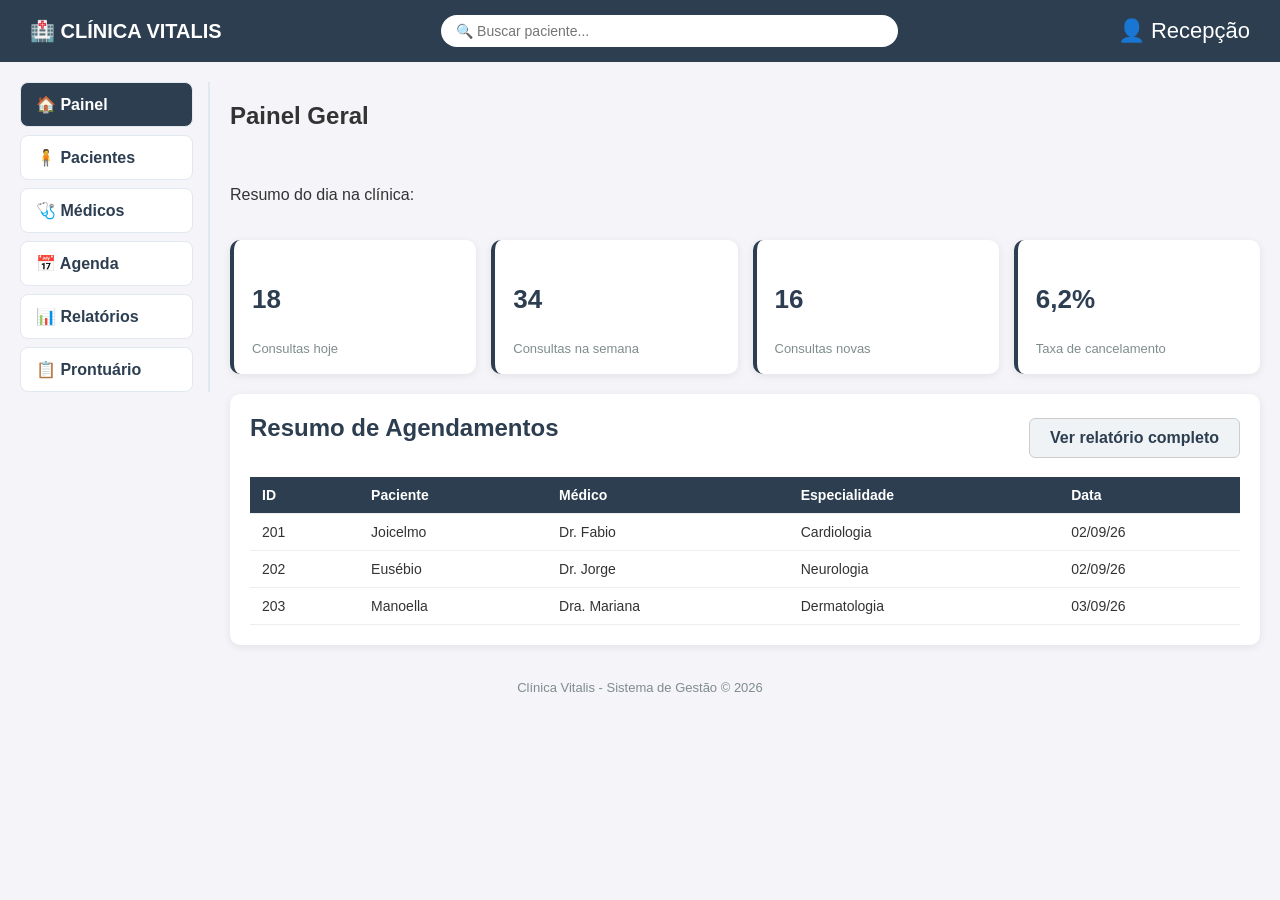
<file: sitema_De_Clinica_Medica/index.html>
<!DOCTYPE html>
<html lang="pt-BR">
<head>
    <meta charset="UTF-8">
    <meta name="viewport" content="width=device-width, initial-scale=1.0">
    <title>Clínica Vitalis - Painel</title>
    <link rel="stylesheet" href="style.css">
</head>
<body>

    <!-- CABEÇALHO DA PÁGINA -->
    <header class="cabecalho-principal">
        <div class="logo">🏥 CLÍNICA VITALIS</div>
        <input type="text" id="barra-busca" class="barra-busca" placeholder="🔍 Buscar paciente...">
        <div class="icone-usuario">👤 Recepção</div>
    </header>

    <!-- CONTEINER PRINCIPAL -->
    <div class="container-layout">

        <!-- MENU LATERAL -->
        <nav class="menu-lateral">
            <ul class="lista-menu">
                <li><a href="index.html" class="ativo">🏠 Painel</a></li>
                <li><a href="cadastro_Paciente.html">🧍 Pacientes</a></li>
                <li><a href="cadastro_Medico.html">🩺 Médicos</a></li>
                <li><a href="agenda.html">📅 Agenda</a></li>
                <li><a href="relatorios.html">📊 Relatórios</a></li>
                <li><a href="prontuario.html">📋 Prontuário</a></li>
            </ul>
        </nav>

        <!-- CONTEÚDO CENTRAL -->
        <main class="conteudo-principal">

            <h2>Painel Geral</h2>
            <p>Resumo do dia na clínica:</p>

            <!-- CARDS DE INDICADORES -->
            <section class="container-indicadores">
                <article class="card-indicador">
                    <p class="valor">18</p>
                    <p class="legenda">Consultas hoje</p>
                </article>

                <article class="card-indicador">
                    <p class="valor">34</p>
                    <p class="legenda">Consultas na semana</p>
                </article>

                <article class="card-indicador">
                    <p class="valor">16</p>
                    <p class="legenda">Consultas novas</p>
                </article>

                <article class="card-indicador">
                    <p class="valor">6,2%</p>
                    <p class="legenda">Taxa de cancelamento</p>
                </article>
            </section>

            <!-- RESUMO DE AGENDAMENTOS -->
            <section class="card-bloco">
                <div class="cabecalho-bloco">
                    <h2>Resumo de Agendamentos</h2>
                    <a href="relatorios.html" class="btn-cancelar" style="text-decoration:none;">Ver relatório completo</a>
                </div>

                <table class="tabela-padrao">
                    <thead>
                        <tr>
                            <th>ID</th>
                            <th>Paciente</th>
                            <th>Médico</th>
                            <th>Especialidade</th>
                            <th>Data</th>
                        </tr>
                    </thead>
                    <tbody>
                        <tr>
                            <td>201</td>
                            <td>Joicelmo</td>
                            <td>Dr. Fabio</td>
                            <td>Cardiologia</td>
                            <td>02/09/26</td>
                        </tr>
                        <tr>
                            <td>202</td>
                            <td>Eusébio</td>
                            <td>Dr. Jorge</td>
                            <td>Neurologia</td>
                            <td>02/09/26</td>
                        </tr>
                        <tr>
                            <td>203</td>
                            <td>Manoella</td>
                            <td>Dra. Mariana</td>
                            <td>Dermatologia</td>
                            <td>03/09/26</td>
                        </tr>
                    </tbody>
                </table>
            </section>

        </main>

    </div>

    <!-- RODAPÉ -->
    <footer class="rodape">
        Clínica Vitalis - Sistema de Gestão © 2026
    </footer>

</body>
</html>
</file>
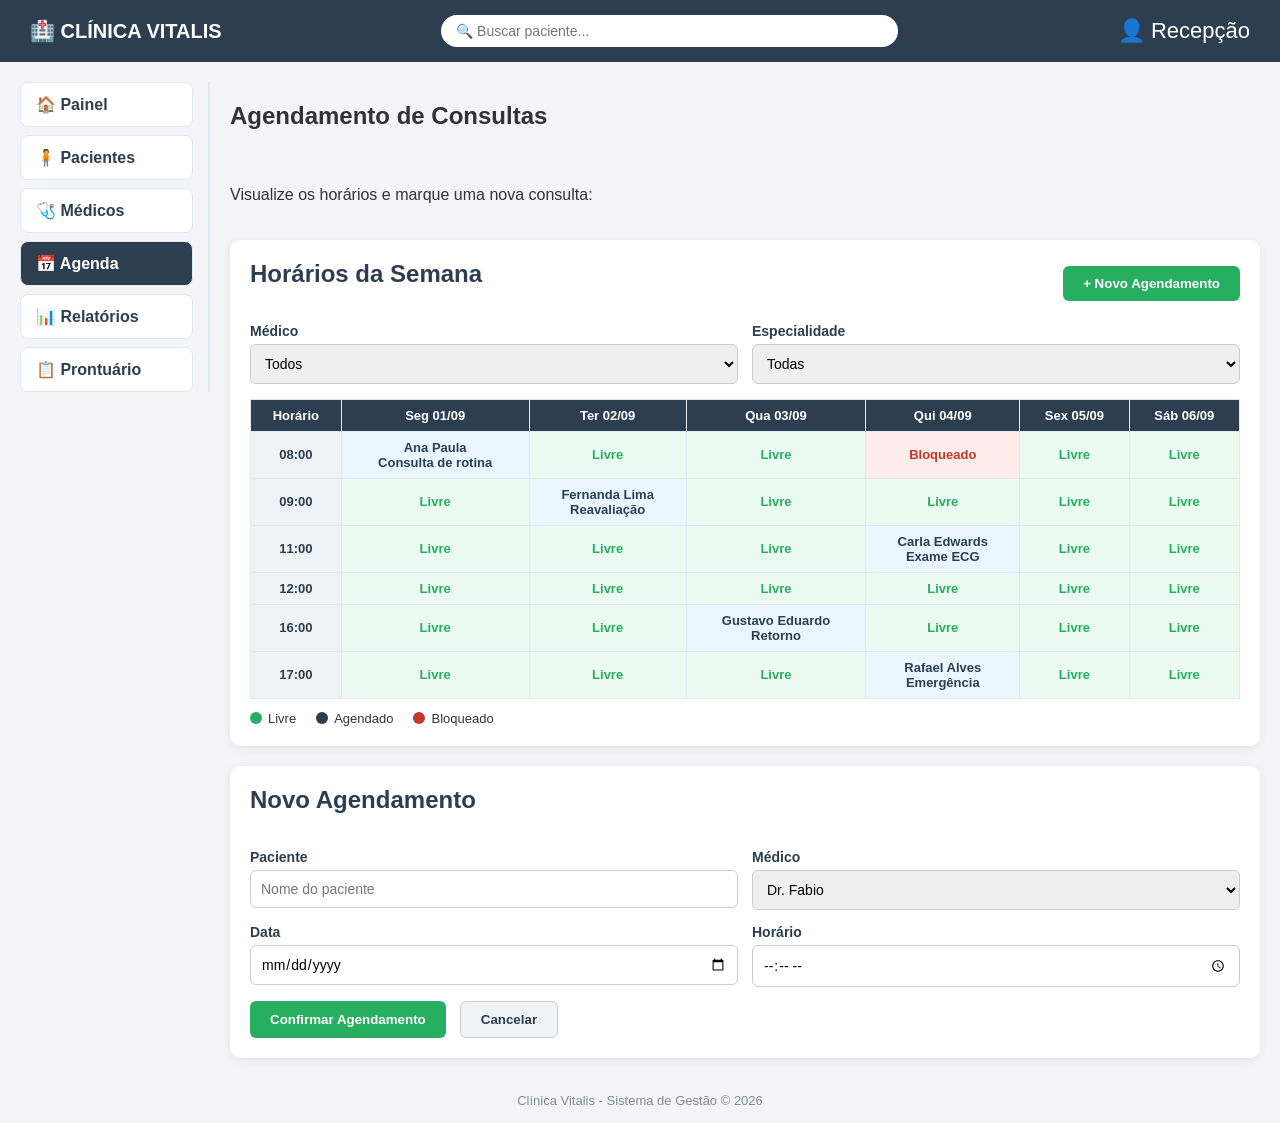
<file: sitema_De_Clinica_Medica/agenda.html>
<!DOCTYPE html>
<html lang="pt-BR">
<head>
    <meta charset="UTF-8">
    <meta name="viewport" content="width=device-width, initial-scale=1.0">
    <title>Clínica Vitalis - Agenda</title>
    <link rel="stylesheet" href="style.css">
</head>
<body>

    <!-- CABEÇALHO DA PÁGINA -->
    <header class="cabecalho-principal">
        <div class="logo">🏥 CLÍNICA VITALIS</div>
        <input type="text" id="barra-busca" class="barra-busca" placeholder="🔍 Buscar paciente...">
        <div class="icone-usuario">👤 Recepção</div>
    </header>

    <!-- CONTEINER PRINCIPAL -->
    <div class="container-layout">

        <!-- MENU LATERAL -->
        <nav class="menu-lateral">
            <ul class="lista-menu">
                <li><a href="index.html">🏠 Painel</a></li>
                <li><a href="cadastro_Paciente.html">🧍 Pacientes</a></li>
                <li><a href="cadastro_Medico.html">🩺 Médicos</a></li>
                <li><a href="agenda.html" class="ativo">📅 Agenda</a></li>
                <li><a href="relatorios.html">📊 Relatórios</a></li>
                <li><a href="prontuario.html">📋 Prontuário</a></li>
            </ul>
        </nav>

        <!-- CONTEÚDO CENTRAL -->
        <main class="conteudo-principal">

            <h2>Agendamento de Consultas</h2>
            <p>Visualize os horários e marque uma nova consulta:</p>

            <!-- GRADE DE HORÁRIOS DA SEMANA -->
            <section class="card-bloco">
                <div class="cabecalho-bloco">
                    <h2>Horários da Semana</h2>
                    <button class="btn-salvar" type="button">+ Novo Agendamento</button>
                </div>

                <!-- FILTROS -->
                <div class="filtros-agenda">
                    <div class="campo">
                        <label for="filtro-medico">Médico</label>
                        <select id="filtro-medico">
                            <option>Todos</option>
                            <option>Dr. Fabio</option>
                            <option>Dr. Jorge</option>
                            <option>Dra. Mariana</option>
                        </select>
                    </div>
                    <div class="campo">
                        <label for="filtro-especialidade">Especialidade</label>
                        <select id="filtro-especialidade">
                            <option>Todas</option>
                            <option>Cardiologia</option>
                            <option>Neurologia</option>
                            <option>Dermatologia</option>
                        </select>
                    </div>
                </div>

                <table class="tabela-agenda">
                    <thead>
                        <tr>
                            <th>Horário</th>
                            <th>Seg 01/09</th>
                            <th>Ter 02/09</th>
                            <th>Qua 03/09</th>
                            <th>Qui 04/09</th>
                            <th>Sex 05/09</th>
                            <th>Sáb 06/09</th>
                        </tr>
                    </thead>
                    <tbody>
                        <tr>
                            <td class="horario">08:00</td>
                            <td class="status-agendado">Ana Paula<br>Consulta de rotina</td>
                            <td class="status-livre">Livre</td>
                            <td class="status-livre">Livre</td>
                            <td class="status-bloqueado">Bloqueado</td>
                            <td class="status-livre">Livre</td>
                            <td class="status-livre">Livre</td>
                        </tr>
                        <tr>
                            <td class="horario">09:00</td>
                            <td class="status-livre">Livre</td>
                            <td class="status-agendado">Fernanda Lima<br>Reavaliação</td>
                            <td class="status-livre">Livre</td>
                            <td class="status-livre">Livre</td>
                            <td class="status-livre">Livre</td>
                            <td class="status-livre">Livre</td>
                        </tr>
                        <tr>
                            <td class="horario">11:00</td>
                            <td class="status-livre">Livre</td>
                            <td class="status-livre">Livre</td>
                            <td class="status-livre">Livre</td>
                            <td class="status-agendado">Carla Edwards<br>Exame ECG</td>
                            <td class="status-livre">Livre</td>
                            <td class="status-livre">Livre</td>
                        </tr>
                        <tr>
                            <td class="horario">12:00</td>
                            <td class="status-livre">Livre</td>
                            <td class="status-livre">Livre</td>
                            <td class="status-livre">Livre</td>
                            <td class="status-livre">Livre</td>
                            <td class="status-livre">Livre</td>
                            <td class="status-livre">Livre</td>
                        </tr>
                        <tr>
                            <td class="horario">16:00</td>
                            <td class="status-livre">Livre</td>
                            <td class="status-livre">Livre</td>
                            <td class="status-agendado">Gustavo Eduardo<br>Retorno</td>
                            <td class="status-livre">Livre</td>
                            <td class="status-livre">Livre</td>
                            <td class="status-livre">Livre</td>
                        </tr>
                        <tr>
                            <td class="horario">17:00</td>
                            <td class="status-livre">Livre</td>
                            <td class="status-livre">Livre</td>
                            <td class="status-livre">Livre</td>
                            <td class="status-agendado">Rafael Alves<br>Emergência</td>
                            <td class="status-livre">Livre</td>
                            <td class="status-livre">Livre</td>
                        </tr>
                    </tbody>
                </table>

                <!-- LEGENDA DE STATUS -->
                <div class="legenda-status">
                    <span><span class="bolinha" style="background-color:#27ae60;"></span> Livre</span>
                    <span><span class="bolinha" style="background-color:#2c3e50;"></span> Agendado</span>
                    <span><span class="bolinha" style="background-color:#c0392b;"></span> Bloqueado</span>
                </div>
            </section>

            <!-- FORMULÁRIO DE NOVO AGENDAMENTO -->
            <section class="card-bloco">
                <div class="cabecalho-bloco">
                    <h2>Novo Agendamento</h2>
                </div>

                <form>
                    <div class="linha-form">
                        <div class="campo">
                            <label for="paciente-ag">Paciente</label>
                            <input type="text" id="paciente-ag" name="paciente" placeholder="Nome do paciente" required>
                        </div>
                        <div class="campo">
                            <label for="medico-ag">Médico</label>
                            <select id="medico-ag" name="medico" required>
                                <option>Dr. Fabio</option>
                                <option>Dr. Jorge</option>
                                <option>Dra. Mariana</option>
                            </select>
                        </div>
                    </div>

                    <div class="linha-form">
                        <div class="campo">
                            <label for="data-ag">Data</label>
                            <input type="date" id="data-ag" name="data" required>
                        </div>
                        <div class="campo">
                            <label for="hora-ag">Horário</label>
                            <input type="time" id="hora-ag" name="hora" required>
                        </div>
                    </div>

                    <div class="linha-form">
                        <button type="submit" class="btn-salvar">Confirmar Agendamento</button>
                        <button type="reset" class="btn-cancelar">Cancelar</button>
                    </div>
                </form>
            </section>

        </main>

    </div>

    <!-- RODAPÉ -->
    <footer class="rodape">
        Clínica Vitalis - Sistema de Gestão © 2026
    </footer>

</body>
</html>
</file>
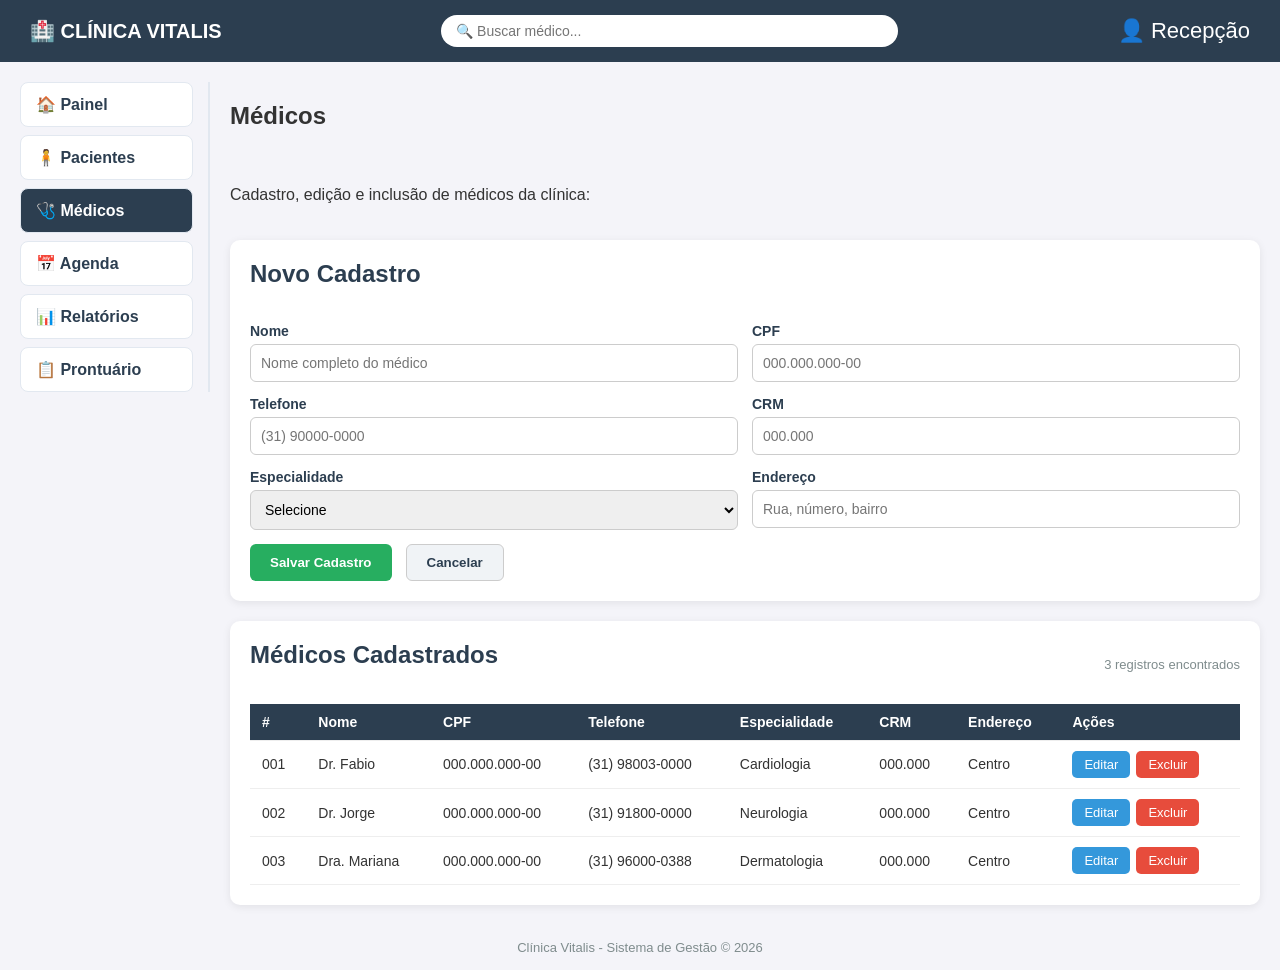
<file: sitema_De_Clinica_Medica/cadastro_Medico.html>
<!DOCTYPE html>
<html lang="pt-BR">
<head>
    <meta charset="UTF-8">
    <meta name="viewport" content="width=device-width, initial-scale=1.0">
    <title>Clínica Vitalis - Médicos</title>
    <link rel="stylesheet" href="style.css">
</head>
<body>

    <!-- CABEÇALHO DA PÁGINA -->
    <header class="cabecalho-principal">
        <div class="logo">🏥 CLÍNICA VITALIS</div>
        <input type="text" id="barra-busca" class="barra-busca" placeholder="🔍 Buscar médico...">
        <div class="icone-usuario">👤 Recepção</div>
    </header>

    <!-- CONTEINER PRINCIPAL -->
    <div class="container-layout">

        <!-- MENU LATERAL -->
        <nav class="menu-lateral">
            <ul class="lista-menu">
                <li><a href="index.html">🏠 Painel</a></li>
                <li><a href="cadastro_Paciente.html">🧍 Pacientes</a></li>
                <li><a href="cadastro_Medico.html" class="ativo">🩺 Médicos</a></li>
                <li><a href="agenda.html">📅 Agenda</a></li>
                <li><a href="relatorios.html">📊 Relatórios</a></li>
                <li><a href="prontuario.html">📋 Prontuário</a></li>
            </ul>
        </nav>

        <!-- CONTEÚDO CENTRAL -->
        <main class="conteudo-principal">

            <h2>Médicos</h2>
            <p>Cadastro, edição e inclusão de médicos da clínica:</p>

            <!-- FORMULÁRIO DE NOVO CADASTRO -->
            <section class="card-bloco">
                <div class="cabecalho-bloco">
                    <h2>Novo Cadastro</h2>
                </div>

                <form>
                    <div class="linha-form">
                        <div class="campo">
                            <label for="nome-medico">Nome</label>
                            <input type="text" id="nome-medico" name="nome" placeholder="Nome completo do médico" required>
                        </div>
                        <div class="campo">
                            <label for="cpf-medico">CPF</label>
                            <input type="text" id="cpf-medico" name="cpf" placeholder="000.000.000-00" required>
                        </div>
                    </div>

                    <div class="linha-form">
                        <div class="campo">
                            <label for="telefone-medico">Telefone</label>
                            <input type="tel" id="telefone-medico" name="telefone" placeholder="(31) 90000-0000" required>
                        </div>
                        <div class="campo">
                            <label for="crm">CRM</label>
                            <input type="text" id="crm" name="crm" placeholder="000.000" required>
                        </div>
                    </div>

                    <div class="linha-form">
                        <div class="campo">
                            <label for="especialidade">Especialidade</label>
                            <select id="especialidade" name="especialidade" required>
                                <option value="" disabled selected>Selecione</option>
                                <option>Cardiologia</option>
                                <option>Neurologia</option>
                                <option>Dermatologia</option>
                                <option>Pediatria</option>
                                <option>Clínico Geral</option>
                            </select>
                        </div>
                        <div class="campo">
                            <label for="endereco-medico">Endereço</label>
                            <input type="text" id="endereco-medico" name="endereco" placeholder="Rua, número, bairro">
                        </div>
                    </div>

                    <div class="linha-form">
                        <button type="submit" class="btn-salvar">Salvar Cadastro</button>
                        <button type="reset" class="btn-cancelar">Cancelar</button>
                    </div>
                </form>
            </section>

            <!-- LISTAGEM DE MÉDICOS CADASTRADOS -->
            <section class="card-bloco">
                <div class="cabecalho-bloco">
                    <h2>Médicos Cadastrados</h2>
                    <span style="font-size:13px; color:#7f8c8d;">3 registros encontrados</span>
                </div>

                <table class="tabela-padrao">
                    <thead>
                        <tr>
                            <th>#</th>
                            <th>Nome</th>
                            <th>CPF</th>
                            <th>Telefone</th>
                            <th>Especialidade</th>
                            <th>CRM</th>
                            <th>Endereço</th>
                            <th>Ações</th>
                        </tr>
                    </thead>
                    <tbody>
                        <tr>
                            <td>001</td>
                            <td>Dr. Fabio</td>
                            <td>000.000.000-00</td>
                            <td>(31) 98003-0000</td>
                            <td>Cardiologia</td>
                            <td>000.000</td>
                            <td>Centro</td>
                            <td class="acoes">
                                <button class="btn-editar">Editar</button>
                                <button class="btn-excluir">Excluir</button>
                            </td>
                        </tr>
                        <tr>
                            <td>002</td>
                            <td>Dr. Jorge</td>
                            <td>000.000.000-00</td>
                            <td>(31) 91800-0000</td>
                            <td>Neurologia</td>
                            <td>000.000</td>
                            <td>Centro</td>
                            <td class="acoes">
                                <button class="btn-editar">Editar</button>
                                <button class="btn-excluir">Excluir</button>
                            </td>
                        </tr>
                        <tr>
                            <td>003</td>
                            <td>Dra. Mariana</td>
                            <td>000.000.000-00</td>
                            <td>(31) 96000-0388</td>
                            <td>Dermatologia</td>
                            <td>000.000</td>
                            <td>Centro</td>
                            <td class="acoes">
                                <button class="btn-editar">Editar</button>
                                <button class="btn-excluir">Excluir</button>
                            </td>
                        </tr>
                    </tbody>
                </table>
            </section>

        </main>

    </div>

    <!-- RODAPÉ -->
    <footer class="rodape">
        Clínica Vitalis - Sistema de Gestão © 2026
    </footer>

</body>
</html>
</file>
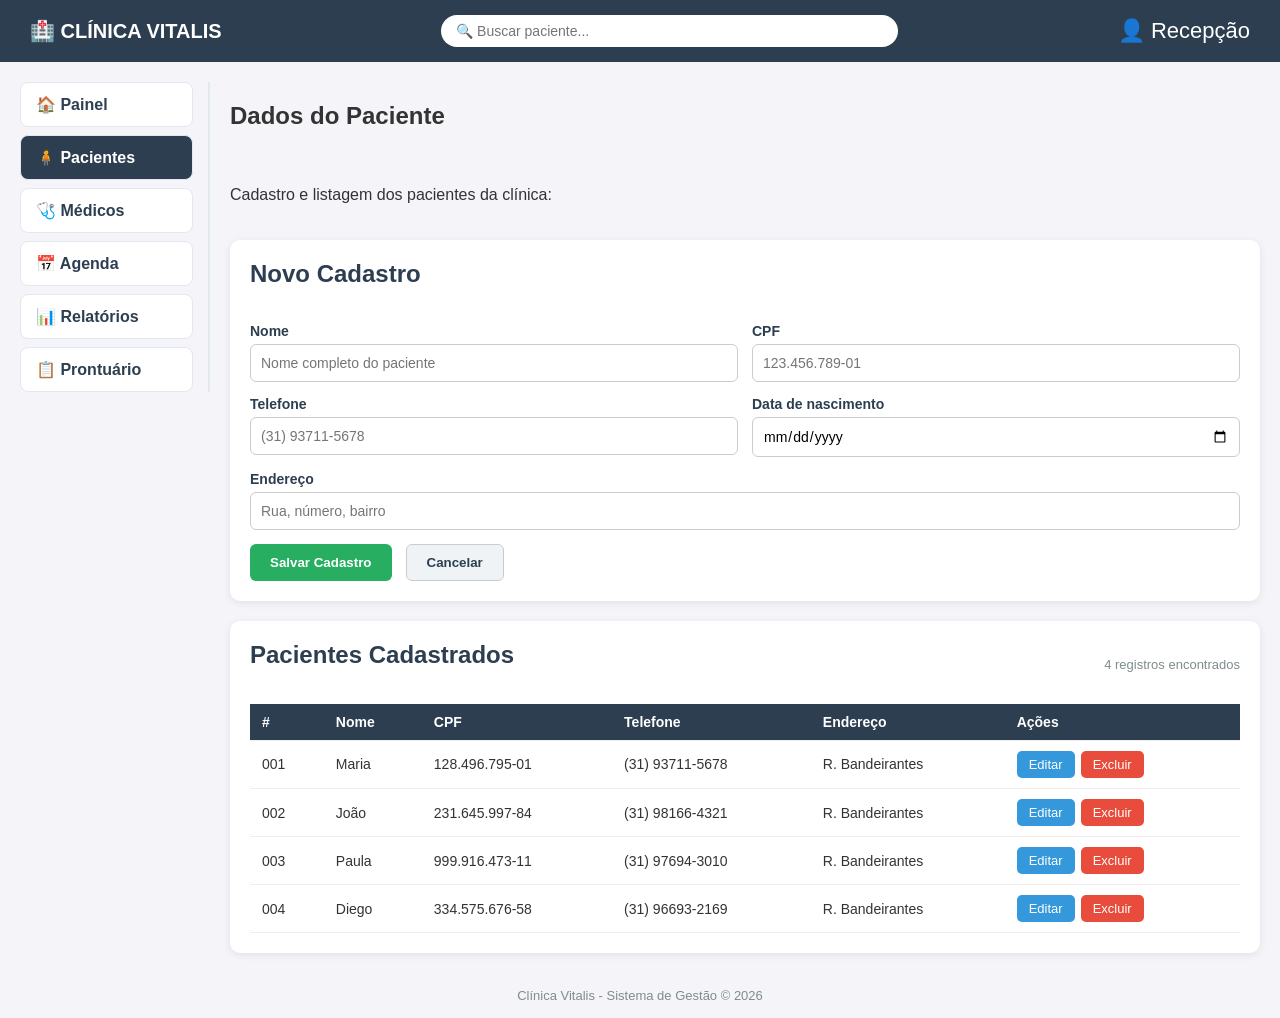
<file: sitema_De_Clinica_Medica/cadastro_Paciente.html>
<!DOCTYPE html>
<html lang="pt-BR">
<head>
    <meta charset="UTF-8">
    <meta name="viewport" content="width=device-width, initial-scale=1.0">
    <title>Clínica Vitalis - Pacientes</title>
    <link rel="stylesheet" href="style.css">
</head>
<body>

    <!-- CABEÇALHO DA PÁGINA -->
    <header class="cabecalho-principal">
        <div class="logo">🏥 CLÍNICA VITALIS</div>
        <input type="text" id="barra-busca" class="barra-busca" placeholder="🔍 Buscar paciente...">
        <div class="icone-usuario">👤 Recepção</div>
    </header>

    <!-- CONTEINER PRINCIPAL -->
    <div class="container-layout">

        <!-- MENU LATERAL -->
        <nav class="menu-lateral">
            <ul class="lista-menu">
                <li><a href="index.html">🏠 Painel</a></li>
                <li><a href="cadastro_Paciente.html" class="ativo">🧍 Pacientes</a></li>
                <li><a href="cadastro_Medico.html">🩺 Médicos</a></li>
                <li><a href="agenda.html">📅 Agenda</a></li>
                <li><a href="relatorios.html">📊 Relatórios</a></li>
                <li><a href="prontuario.html">📋 Prontuário</a></li>
            </ul>
        </nav>

        <!-- CONTEÚDO CENTRAL -->
        <main class="conteudo-principal">

            <h2>Dados do Paciente</h2>
            <p>Cadastro e listagem dos pacientes da clínica:</p>

            <!-- FORMULÁRIO DE NOVO CADASTRO -->
            <section class="card-bloco">
                <div class="cabecalho-bloco">
                    <h2>Novo Cadastro</h2>
                </div>

                <form>
                    <div class="linha-form">
                        <div class="campo">
                            <label for="nome">Nome</label>
                            <input type="text" id="nome" name="nome" placeholder="Nome completo do paciente" required>
                        </div>
                        <div class="campo">
                            <label for="cpf">CPF</label>
                            <input type="text" id="cpf" name="cpf" placeholder="123.456.789-01" required>
                        </div>
                    </div>

                    <div class="linha-form">
                        <div class="campo">
                            <label for="telefone">Telefone</label>
                            <input type="tel" id="telefone" name="telefone" placeholder="(31) 93711-5678" required>
                        </div>
                        <div class="campo">
                            <label for="nascimento">Data de nascimento</label>
                            <input type="date" id="nascimento" name="nascimento" required>
                        </div>
                    </div>

                    <div class="linha-form">
                        <div class="campo" style="flex-basis: 100%;">
                            <label for="endereco">Endereço</label>
                            <input type="text" id="endereco" name="endereco" placeholder="Rua, número, bairro">
                        </div>
                    </div>

                    <div class="linha-form">
                        <button type="submit" class="btn-salvar">Salvar Cadastro</button>
                        <button type="reset" class="btn-cancelar">Cancelar</button>
                    </div>
                </form>
            </section>

            <!-- LISTAGEM DE PACIENTES CADASTRADOS -->
            <section class="card-bloco">
                <div class="cabecalho-bloco">
                    <h2>Pacientes Cadastrados</h2>
                    <span style="font-size:13px; color:#7f8c8d;">4 registros encontrados</span>
                </div>

                <table class="tabela-padrao">
                    <thead>
                        <tr>
                            <th>#</th>
                            <th>Nome</th>
                            <th>CPF</th>
                            <th>Telefone</th>
                            <th>Endereço</th>
                            <th>Ações</th>
                        </tr>
                    </thead>
                    <tbody>
                        <tr>
                            <td>001</td>
                            <td>Maria</td>
                            <td>128.496.795-01</td>
                            <td>(31) 93711-5678</td>
                            <td>R. Bandeirantes</td>
                            <td class="acoes">
                                <button class="btn-editar">Editar</button>
                                <button class="btn-excluir">Excluir</button>
                            </td>
                        </tr>
                        <tr>
                            <td>002</td>
                            <td>João</td>
                            <td>231.645.997-84</td>
                            <td>(31) 98166-4321</td>
                            <td>R. Bandeirantes</td>
                            <td class="acoes">
                                <button class="btn-editar">Editar</button>
                                <button class="btn-excluir">Excluir</button>
                            </td>
                        </tr>
                        <tr>
                            <td>003</td>
                            <td>Paula</td>
                            <td>999.916.473-11</td>
                            <td>(31) 97694-3010</td>
                            <td>R. Bandeirantes</td>
                            <td class="acoes">
                                <button class="btn-editar">Editar</button>
                                <button class="btn-excluir">Excluir</button>
                            </td>
                        </tr>
                        <tr>
                            <td>004</td>
                            <td>Diego</td>
                            <td>334.575.676-58</td>
                            <td>(31) 96693-2169</td>
                            <td>R. Bandeirantes</td>
                            <td class="acoes">
                                <button class="btn-editar">Editar</button>
                                <button class="btn-excluir">Excluir</button>
                            </td>
                        </tr>
                    </tbody>
                </table>
            </section>

        </main>

    </div>

    <!-- RODAPÉ -->
    <footer class="rodape">
        Clínica Vitalis - Sistema de Gestão © 2026
    </footer>

</body>
</html>
</file>
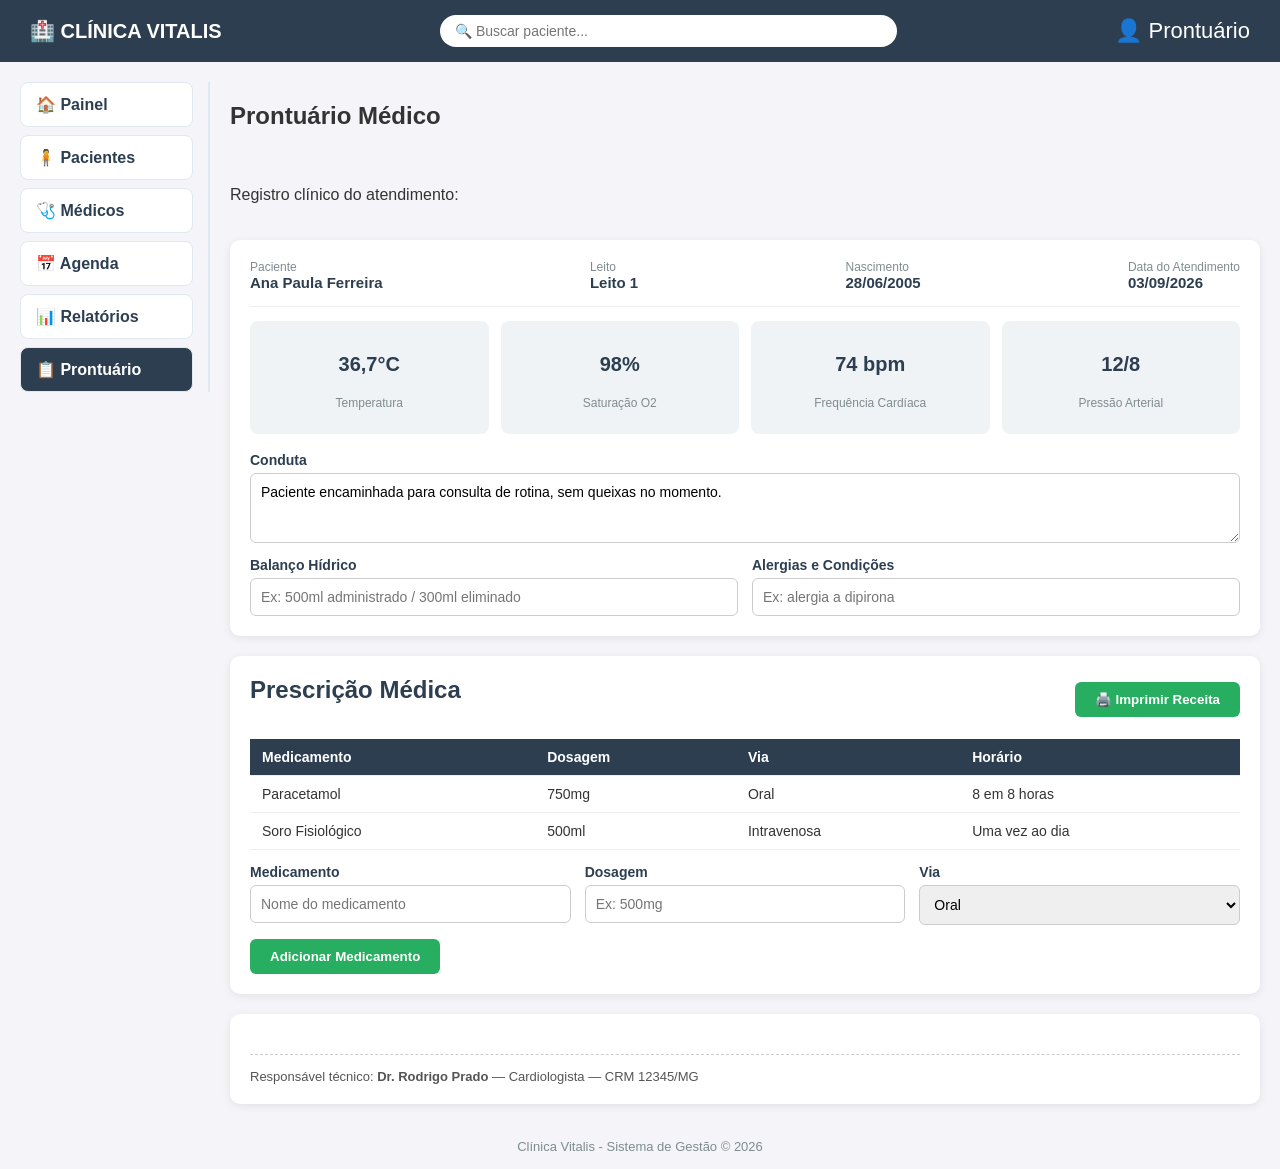
<file: sitema_De_Clinica_Medica/prontuario.html>
<!DOCTYPE html>
<html lang="pt-BR">
<head>
    <meta charset="UTF-8">
    <meta name="viewport" content="width=device-width, initial-scale=1.0">
    <title>Clínica Vitalis - Prontuário</title>
    <link rel="stylesheet" href="style.css">
</head>
<body>

    <!-- CABEÇALHO DA PÁGINA -->
    <header class="cabecalho-principal">
        <div class="logo">🏥 CLÍNICA VITALIS</div>
        <input type="text" id="barra-busca" class="barra-busca" placeholder="🔍 Buscar paciente...">
        <div class="icone-usuario">👤 Prontuário</div>
    </header>

    <!-- CONTEINER PRINCIPAL -->
    <div class="container-layout">

        <!-- MENU LATERAL -->
        <nav class="menu-lateral">
            <ul class="lista-menu">
                <li><a href="index.html">🏠 Painel</a></li>
                <li><a href="cadastro_Paciente.html">🧍 Pacientes</a></li>
                <li><a href="cadastro_Medico.html">🩺 Médicos</a></li>
                <li><a href="agenda.html">📅 Agenda</a></li>
                <li><a href="relatorios.html">📊 Relatórios</a></li>
                <li><a href="prontuario.html" class="ativo">📋 Prontuário</a></li>
            </ul>
        </nav>

        <!-- CONTEÚDO CENTRAL -->
        <main class="conteudo-principal">

            <h2>Prontuário Médico</h2>
            <p>Registro clínico do atendimento:</p>

            <!-- DADOS DO PACIENTE E ATENDIMENTO -->
            <section class="card-bloco">
                <div class="cabecalho-prontuario">
                    <div class="dado-paciente">
                        <span class="rotulo">Paciente</span>
                        <span class="valor-dado">Ana Paula Ferreira</span>
                    </div>
                    <div class="dado-paciente">
                        <span class="rotulo">Leito</span>
                        <span class="valor-dado">Leito 1</span>
                    </div>
                    <div class="dado-paciente">
                        <span class="rotulo">Nascimento</span>
                        <span class="valor-dado">28/06/2005</span>
                    </div>
                    <div class="dado-paciente">
                        <span class="rotulo">Data do Atendimento</span>
                        <span class="valor-dado">03/09/2026</span>
                    </div>
                </div>

                <!-- SINAIS VITAIS -->
                <div class="sinais-vitais">
                    <div class="caixa-sinal">
                        <p class="valor">36,7°C</p>
                        <p class="rotulo">Temperatura</p>
                    </div>
                    <div class="caixa-sinal">
                        <p class="valor">98%</p>
                        <p class="rotulo">Saturação O2</p>
                    </div>
                    <div class="caixa-sinal">
                        <p class="valor">74 bpm</p>
                        <p class="rotulo">Frequência Cardíaca</p>
                    </div>
                    <div class="caixa-sinal">
                        <p class="valor">12/8</p>
                        <p class="rotulo">Pressão Arterial</p>
                    </div>
                </div>

                <!-- CONDUTA E BALANÇO HÍDRICO -->
                <form>
                    <div class="linha-form">
                        <div class="campo" style="flex-basis: 100%;">
                            <label for="conduta">Conduta</label>
                            <textarea id="conduta" name="conduta" rows="3" placeholder="Descreva a conduta médica adotada">Paciente encaminhada para consulta de rotina, sem queixas no momento.</textarea>
                        </div>
                    </div>

                    <div class="linha-form">
                        <div class="campo">
                            <label for="balanco">Balanço Hídrico</label>
                            <input type="text" id="balanco" name="balanco" placeholder="Ex: 500ml administrado / 300ml eliminado">
                        </div>
                        <div class="campo">
                            <label for="alergias">Alergias e Condições</label>
                            <input type="text" id="alergias" name="alergias" placeholder="Ex: alergia a dipirona">
                        </div>
                    </div>
                </form>
            </section>

            <!-- PRESCRIÇÃO MÉDICA -->
            <section class="card-bloco">
                <div class="cabecalho-bloco">
                    <h2>Prescrição Médica</h2>
                    <button type="button" class="btn-salvar">🖨️ Imprimir Receita</button>
                </div>

                <table class="tabela-padrao">
                    <thead>
                        <tr>
                            <th>Medicamento</th>
                            <th>Dosagem</th>
                            <th>Via</th>
                            <th>Horário</th>
                        </tr>
                    </thead>
                    <tbody>
                        <tr>
                            <td>Paracetamol</td>
                            <td>750mg</td>
                            <td>Oral</td>
                            <td>8 em 8 horas</td>
                        </tr>
                        <tr>
                            <td>Soro Fisiológico</td>
                            <td>500ml</td>
                            <td>Intravenosa</td>
                            <td>Uma vez ao dia</td>
                        </tr>
                    </tbody>
                </table>

                <form>
                    <div class="linha-form" style="margin-top: 14px;">
                        <div class="campo">
                            <label for="medicamento">Medicamento</label>
                            <input type="text" id="medicamento" name="medicamento" placeholder="Nome do medicamento">
                        </div>
                        <div class="campo">
                            <label for="dosagem">Dosagem</label>
                            <input type="text" id="dosagem" name="dosagem" placeholder="Ex: 500mg">
                        </div>
                        <div class="campo">
                            <label for="via">Via</label>
                            <select id="via" name="via">
                                <option>Oral</option>
                                <option>Intravenosa</option>
                                <option>Intramuscular</option>
                                <option>Tópica</option>
                            </select>
                        </div>
                    </div>
                    <div class="linha-form">
                        <button type="submit" class="btn-salvar">Adicionar Medicamento</button>
                    </div>
                </form>
            </section>

            <!-- ASSINATURA DO RESPONSÁVEL -->
            <section class="card-bloco">
                <div class="assinatura-medica">
                    Responsável técnico: <strong>Dr. Rodrigo Prado</strong> — Cardiologista — CRM 12345/MG
                </div>
            </section>

        </main>

    </div>

    <!-- RODAPÉ -->
    <footer class="rodape">
        Clínica Vitalis - Sistema de Gestão © 2026
    </footer>

</body>
</html>
</file>
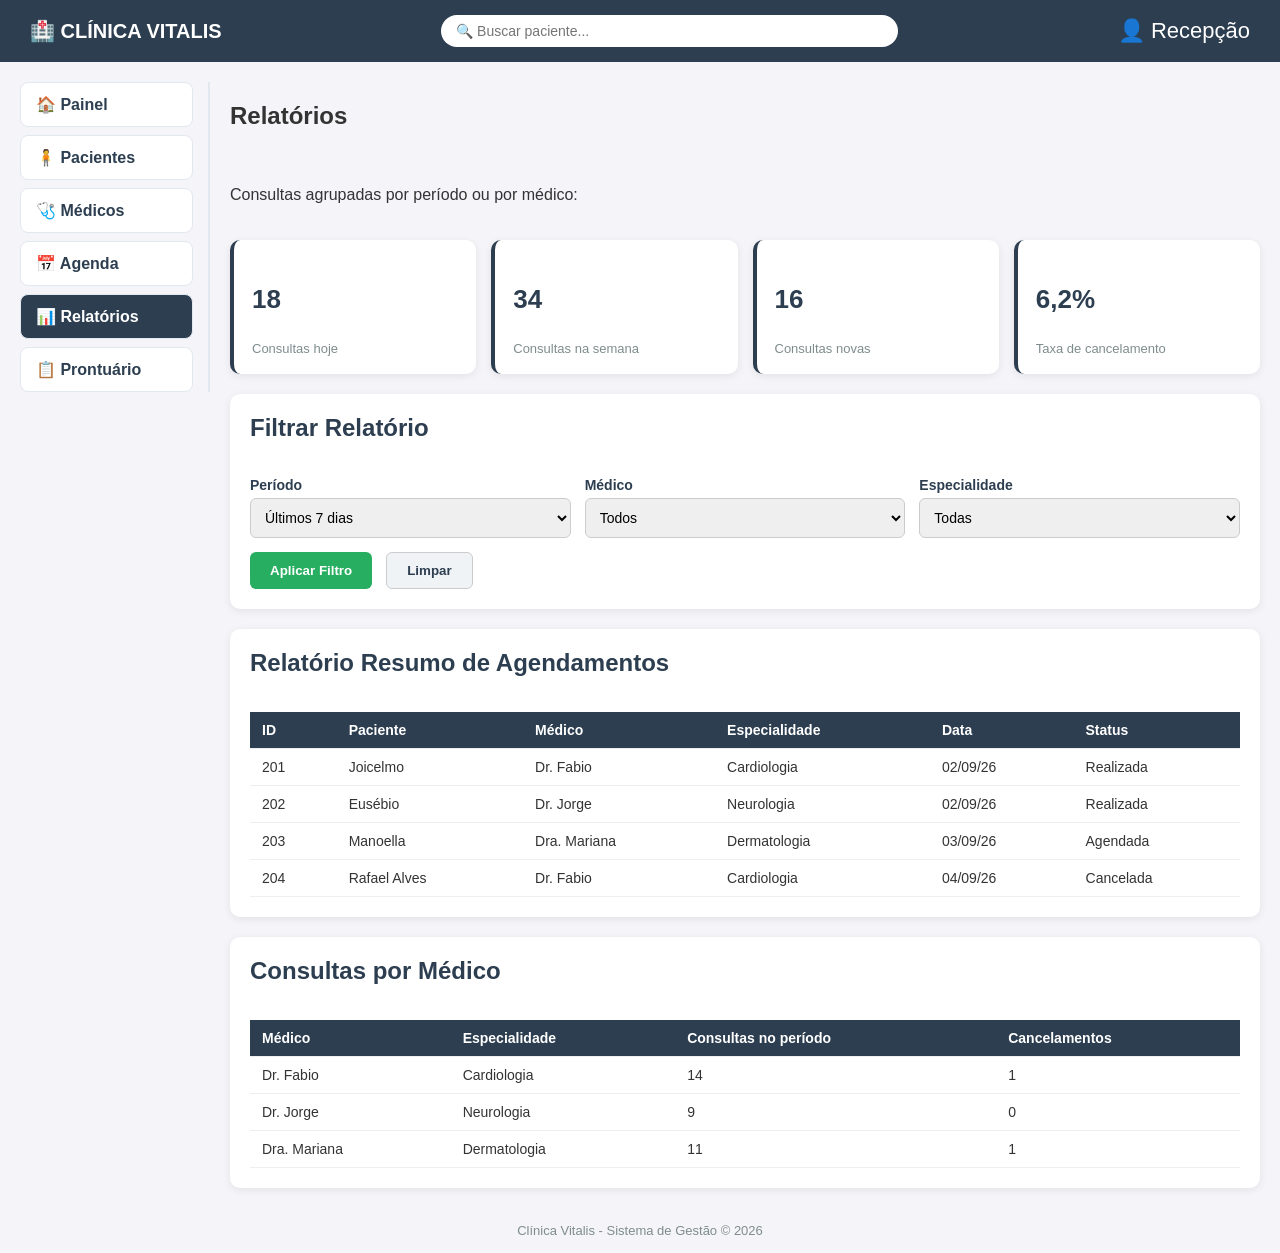
<file: sitema_De_Clinica_Medica/relatorios.html>
<!DOCTYPE html>
<html lang="pt-BR">
<head>
    <meta charset="UTF-8">
    <meta name="viewport" content="width=device-width, initial-scale=1.0">
    <title>Clínica Vitalis - Relatórios</title>
    <link rel="stylesheet" href="style.css">
</head>
<body>

    <!-- CABEÇALHO DA PÁGINA -->
    <header class="cabecalho-principal">
        <div class="logo">🏥 CLÍNICA VITALIS</div>
        <input type="text" id="barra-busca" class="barra-busca" placeholder="🔍 Buscar paciente...">
        <div class="icone-usuario">👤 Recepção</div>
    </header>

    <!-- CONTEINER PRINCIPAL -->
    <div class="container-layout">

        <!-- MENU LATERAL -->
        <nav class="menu-lateral">
            <ul class="lista-menu">
                <li><a href="index.html">🏠 Painel</a></li>
                <li><a href="cadastro_Paciente.html">🧍 Pacientes</a></li>
                <li><a href="cadastro_Medico.html">🩺 Médicos</a></li>
                <li><a href="agenda.html">📅 Agenda</a></li>
                <li><a href="relatorios.html" class="ativo">📊 Relatórios</a></li>
                <li><a href="prontuario.html">📋 Prontuário</a></li>
            </ul>
        </nav>

        <!-- CONTEÚDO CENTRAL -->
        <main class="conteudo-principal">

            <h2>Relatórios</h2>
            <p>Consultas agrupadas por período ou por médico:</p>

            <!-- CARDS DE INDICADORES -->
            <section class="container-indicadores">
                <article class="card-indicador">
                    <p class="valor">18</p>
                    <p class="legenda">Consultas hoje</p>
                </article>

                <article class="card-indicador">
                    <p class="valor">34</p>
                    <p class="legenda">Consultas na semana</p>
                </article>

                <article class="card-indicador">
                    <p class="valor">16</p>
                    <p class="legenda">Consultas novas</p>
                </article>

                <article class="card-indicador">
                    <p class="valor">6,2%</p>
                    <p class="legenda">Taxa de cancelamento</p>
                </article>
            </section>

            <!-- FILTROS DO RELATÓRIO -->
            <section class="card-bloco">
                <div class="cabecalho-bloco">
                    <h2>Filtrar Relatório</h2>
                </div>

                <form>
                    <div class="linha-form">
                        <div class="campo">
                            <label for="periodo">Período</label>
                            <select id="periodo" name="periodo">
                                <option>Hoje</option>
                                <option selected>Últimos 7 dias</option>
                                <option>Este mês</option>
                            </select>
                        </div>
                        <div class="campo">
                            <label for="medico-rel">Médico</label>
                            <select id="medico-rel" name="medico">
                                <option selected>Todos</option>
                                <option>Dr. Fabio</option>
                                <option>Dr. Jorge</option>
                                <option>Dra. Mariana</option>
                            </select>
                        </div>
                        <div class="campo">
                            <label for="especialidade-rel">Especialidade</label>
                            <select id="especialidade-rel" name="especialidade">
                                <option selected>Todas</option>
                                <option>Cardiologia</option>
                                <option>Neurologia</option>
                                <option>Dermatologia</option>
                            </select>
                        </div>
                    </div>

                    <div class="linha-form">
                        <button type="submit" class="btn-salvar">Aplicar Filtro</button>
                        <button type="reset" class="btn-cancelar">Limpar</button>
                    </div>
                </form>
            </section>

            <!-- RESUMO DE AGENDAMENTOS -->
            <section class="card-bloco">
                <div class="cabecalho-bloco">
                    <h2>Relatório Resumo de Agendamentos</h2>
                </div>

                <table class="tabela-padrao">
                    <thead>
                        <tr>
                            <th>ID</th>
                            <th>Paciente</th>
                            <th>Médico</th>
                            <th>Especialidade</th>
                            <th>Data</th>
                            <th>Status</th>
                        </tr>
                    </thead>
                    <tbody>
                        <tr>
                            <td>201</td>
                            <td>Joicelmo</td>
                            <td>Dr. Fabio</td>
                            <td>Cardiologia</td>
                            <td>02/09/26</td>
                            <td>Realizada</td>
                        </tr>
                        <tr>
                            <td>202</td>
                            <td>Eusébio</td>
                            <td>Dr. Jorge</td>
                            <td>Neurologia</td>
                            <td>02/09/26</td>
                            <td>Realizada</td>
                        </tr>
                        <tr>
                            <td>203</td>
                            <td>Manoella</td>
                            <td>Dra. Mariana</td>
                            <td>Dermatologia</td>
                            <td>03/09/26</td>
                            <td>Agendada</td>
                        </tr>
                        <tr>
                            <td>204</td>
                            <td>Rafael Alves</td>
                            <td>Dr. Fabio</td>
                            <td>Cardiologia</td>
                            <td>04/09/26</td>
                            <td>Cancelada</td>
                        </tr>
                    </tbody>
                </table>
            </section>

            <!-- CONSULTAS POR MÉDICO -->
            <section class="card-bloco">
                <div class="cabecalho-bloco">
                    <h2>Consultas por Médico</h2>
                </div>

                <table class="tabela-padrao">
                    <thead>
                        <tr>
                            <th>Médico</th>
                            <th>Especialidade</th>
                            <th>Consultas no período</th>
                            <th>Cancelamentos</th>
                        </tr>
                    </thead>
                    <tbody>
                        <tr>
                            <td>Dr. Fabio</td>
                            <td>Cardiologia</td>
                            <td>14</td>
                            <td>1</td>
                        </tr>
                        <tr>
                            <td>Dr. Jorge</td>
                            <td>Neurologia</td>
                            <td>9</td>
                            <td>0</td>
                        </tr>
                        <tr>
                            <td>Dra. Mariana</td>
                            <td>Dermatologia</td>
                            <td>11</td>
                            <td>1</td>
                        </tr>
                    </tbody>
                </table>
            </section>

        </main>

    </div>

    <!-- RODAPÉ -->
    <footer class="rodape">
        Clínica Vitalis - Sistema de Gestão © 2026
    </footer>

</body>
</html>
</file>
<file: sitema_De_Clinica_Medica/style.css>
/* =========================================
   1. CONFIGURAÇÕES GERAIS
   ========================================= */
html, body {
    height: 100%;
    margin: 0;
    padding: 0;
}

body {
    font-family: 'Segoe UI', Tahoma, Geneva, Verdana, sans-serif;
    background-color: #f4f4f9;
    color: #333;
}

/* =========================================
   2. CABEÇALHO (FLEXBOX)
   ========================================= */
.cabecalho-principal {
    background-color: #2c3e50;
    color: white;
    padding: 15px 30px;
    display: flex;
    justify-content: space-between;
    align-items: center;
}

.logo {
    font-size: 20px;
    font-weight: bold;
}

.barra-busca {
    width: 35%;
    padding: 8px 15px;
    border-radius: 20px;
    border: none;
    font-size: 14px;
    outline: none;
}

.icone-usuario {
    font-size: 22px;
}

/* =========================================
   3. ESTRUTURA DO LAYOUT (CSS GRID)
   ========================================= */
.container-layout {
    display: grid;
    grid-template-columns: 190px 1fr;
    gap: 20px;
    padding: 20px;
}

/* =========================================
   4. MENU LATERAL (FLEXBOX)
   ========================================= */
.menu-lateral {
    border-right: 2px solid #e2e8f0;
    padding-right: 15px;
    height: fit-content;
}

.lista-menu {
    list-style: none;
    margin: 0;
    padding: 0;
    display: flex;
    flex-direction: column;
    gap: 8px;
}

.lista-menu li a {
    display: block;
    padding: 12px 15px;
    background-color: #ffffff;
    color: #2c3e50;
    text-decoration: none;
    font-weight: 600;
    border-radius: 8px;
    border: 1px solid #e2e8f0;
    transition: all 0.2s ease;
}

.lista-menu li a:hover {
    background-color: #2c3e50;
    color: white;
}

.lista-menu li a.ativo {
    background-color: #2c3e50;
    color: white;
}

/* =========================================
   5. CONTEÚDO CENTRAL
   ========================================= */
.conteudo-principal {
    display: flex;
    flex-direction: column;
    gap: 20px;
}

/* Cartões de indicadores do dashboard (GRID) */
.container-indicadores {
    display: grid;
    grid-template-columns: repeat(4, 1fr);
    gap: 15px;
}

.card-indicador {
    background-color: #ffffff;
    padding: 18px;
    border-radius: 10px;
    box-shadow: 0 2px 8px rgba(0, 0, 0, 0.08);
    border-left: 4px solid #2c3e50;
}

.card-indicador .valor {
    font-size: 26px;
    font-weight: bold;
    color: #2c3e50;
}

.card-indicador .legenda {
    font-size: 13px;
    color: #7f8c8d;
    margin: 0;
}

/* Bloco de conteúdo genérico (formulário, tabela, texto) */
.card-bloco {
    background-color: #ffffff;
    padding: 20px;
    border-radius: 10px;
    box-shadow: 0 2px 8px rgba(0, 0, 0, 0.08);
}

.card-bloco h2 {
    margin-top: 0;
    color: #2c3e50;
}

/* Cabeçalho do bloco com título + botão (FLEXBOX) */
.cabecalho-bloco {
    display: flex;
    justify-content: space-between;
    align-items: center;
    margin-bottom: 15px;
}

/* Tabelas */
.tabela-padrao {
    width: 100%;
    border-collapse: collapse;
}

.tabela-padrao th, .tabela-padrao td {
    padding: 10px 12px;
    text-align: left;
    border-bottom: 1px solid #eee;
    font-size: 14px;
}

.tabela-padrao th {
    background-color: #2c3e50;
    color: white;
}

.tabela-padrao tr:hover {
    background-color: #f0f3f6;
}

.tabela-padrao td.acoes {
    display: flex;
    gap: 6px;
}

/* =========================================
   6. BOTÕES
   ========================================= */
.btn-salvar {
    background-color: #27ae60;
    color: white;
    border: none;
    padding: 10px 20px;
    border-radius: 6px;
    font-weight: bold;
    cursor: pointer;
}

.btn-salvar:hover {
    background-color: #219150;
}

.btn-cancelar {
    background-color: #f0f3f6;
    color: #2c3e50;
    border: 1px solid #ccc;
    padding: 10px 20px;
    border-radius: 6px;
    font-weight: bold;
    cursor: pointer;
}

.btn-editar {
    background-color: #3498db;
    color: white;
    border: none;
    padding: 6px 12px;
    border-radius: 5px;
    font-size: 13px;
    cursor: pointer;
}

.btn-excluir {
    background-color: #e74c3c;
    color: white;
    border: none;
    padding: 6px 12px;
    border-radius: 5px;
    font-size: 13px;
    cursor: pointer;
}

/* =========================================
   7. FORMULÁRIOS
   ========================================= */
form {
    display: flex;
    flex-direction: column;
    gap: 14px;
}

.linha-form {
    display: flex;
    gap: 14px;
    flex-wrap: wrap;
}

.campo {
    display: flex;
    flex-direction: column;
    gap: 5px;
    flex: 1;
    min-width: 180px;
}

.campo label {
    font-weight: 600;
    color: #2c3e50;
    font-size: 14px;
}

.campo input, .campo select, .campo textarea {
    padding: 10px;
    border: 1px solid #ccc;
    border-radius: 6px;
    font-size: 14px;
    font-family: inherit;
}

.campo input:focus, .campo select:focus, .campo textarea:focus {
    outline: none;
    border-color: #3498db;
    box-shadow: 0 0 5px rgba(52, 152, 219, 0.3);
}

/* =========================================
   8. AGENDA (GRADE DE HORÁRIOS)
   ========================================= */
.filtros-agenda {
    display: flex;
    gap: 14px;
    flex-wrap: wrap;
    margin-bottom: 15px;
}

.tabela-agenda {
    width: 100%;
    border-collapse: collapse;
}

.tabela-agenda th, .tabela-agenda td {
    border: 1px solid #e2e8f0;
    padding: 8px;
    text-align: center;
    font-size: 13px;
}

.tabela-agenda th {
    background-color: #2c3e50;
    color: white;
}

.tabela-agenda td.horario {
    background-color: #f0f3f6;
    font-weight: bold;
    color: #2c3e50;
}

.status-livre {
    background-color: #eafaf1;
    color: #27ae60;
    font-weight: 600;
}

.status-agendado {
    background-color: #eaf6ff;
    color: #2c3e50;
    font-weight: 600;
}

.status-bloqueado {
    background-color: #fdecea;
    color: #c0392b;
    font-weight: 600;
}

.legenda-status {
    display: flex;
    gap: 20px;
    flex-wrap: wrap;
    margin-top: 12px;
    font-size: 13px;
}

.legenda-status span {
    display: flex;
    align-items: center;
    gap: 6px;
}

.bolinha {
    width: 12px;
    height: 12px;
    border-radius: 50%;
    display: inline-block;
}

/* =========================================
   9. PRONTUÁRIO
   ========================================= */
.cabecalho-prontuario {
    display: flex;
    justify-content: space-between;
    flex-wrap: wrap;
    gap: 14px;
    padding-bottom: 14px;
    border-bottom: 1px solid #eee;
    margin-bottom: 14px;
}

.dado-paciente .rotulo {
    font-size: 12px;
    color: #7f8c8d;
    display: block;
}

.dado-paciente .valor-dado {
    font-size: 15px;
    font-weight: 600;
    color: #2c3e50;
}

/* Caixas de sinais vitais (GRID) */
.sinais-vitais {
    display: grid;
    grid-template-columns: repeat(4, 1fr);
    gap: 12px;
    margin-bottom: 18px;
}

.caixa-sinal {
    background-color: #f0f3f6;
    border-radius: 8px;
    padding: 12px;
    text-align: center;
}

.caixa-sinal .valor {
    font-size: 20px;
    font-weight: bold;
    color: #2c3e50;
}

.caixa-sinal .rotulo {
    font-size: 12px;
    color: #7f8c8d;
}

.assinatura-medica {
    margin-top: 20px;
    padding-top: 14px;
    border-top: 1px dashed #ccc;
    font-size: 13px;
    color: #555;
}

/* =========================================
   10. RODAPÉ
   ========================================= */
.rodape {
    text-align: center;
    padding: 15px;
    font-size: 13px;
    color: #7f8c8d;
}
</file>
